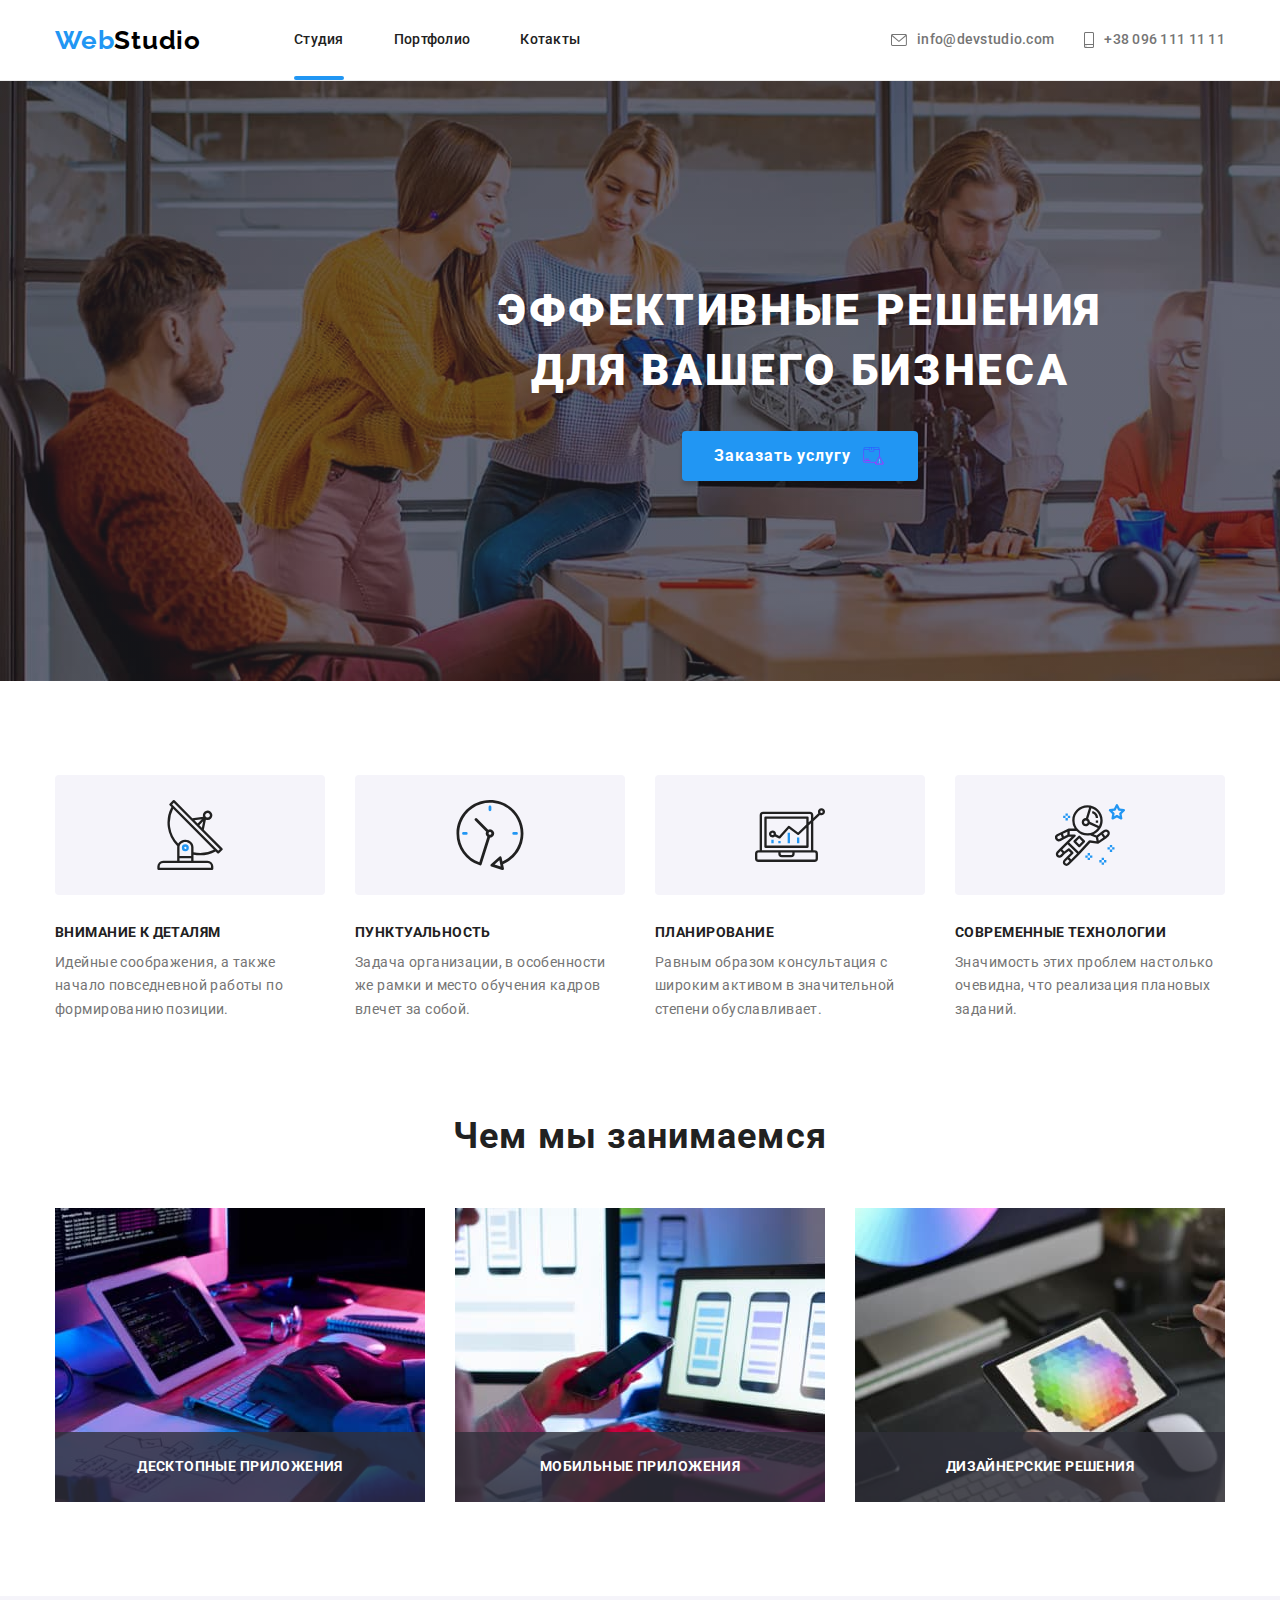
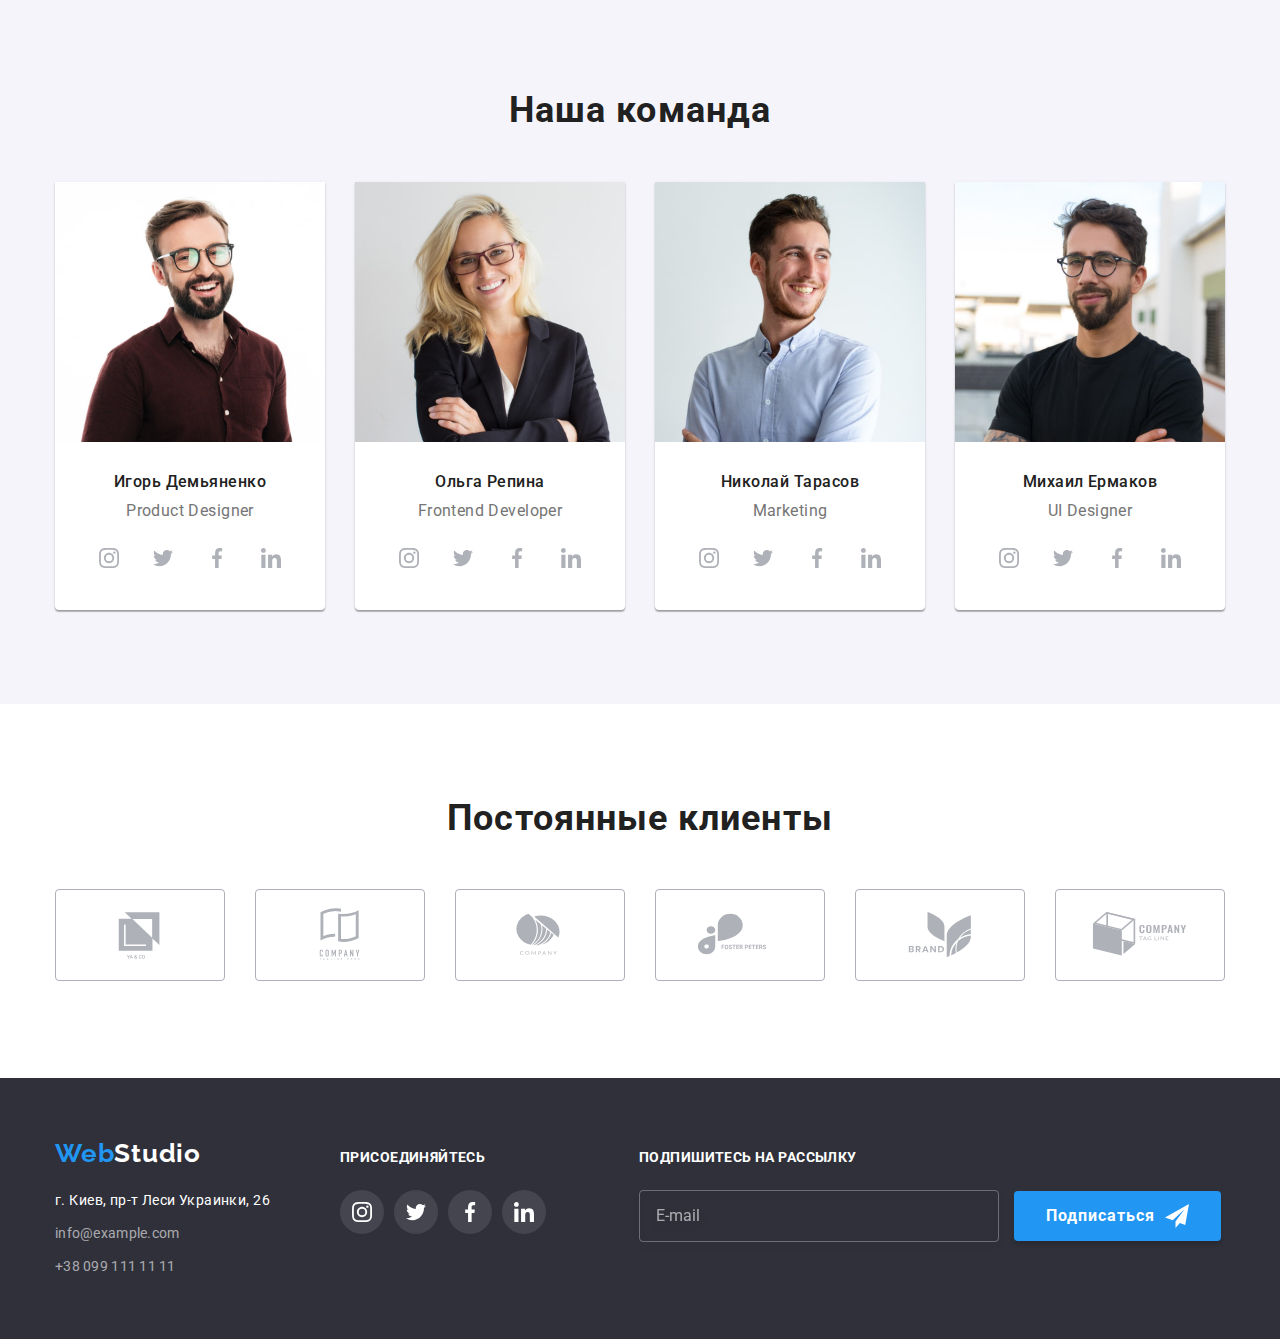
<file: index.html>
<!DOCTYPE html>
<html lang="ru">
    <head>
        <meta charset="UTF-8" />
        <meta http-equiv="X-UA-Compatible" content="IE=edge" />
        <meta name="viewport" content="width=device-width, initial-scale=1.0" />
        <title>Студия</title>
        <link
            href="https://fonts.googleapis.com/css2?family=Raleway:wght@700&family=Roboto:wght@400;500;700;900&display=swap"
            rel="stylesheet" />
        <link
            rel="stylesheet"
            href="https://cdnjs.cloudflare.com/ajax/libs/modern-normalize/1.1.0/modern-normalize.min.css" />
        <link rel="stylesheet" href="./css/main.min.css" />
    </head>
    <body>
        <!--! Header -->
        <header class="page-header page-header--fixed">
            <div class="container page-header__inner">
                <nav class="site-nav">
                    <!-- logo -->
                    <a href="#" class="logo logo--dark site-nav__logo"><span>Web</span>Studio</a>

                    <!-- site-nav -->
                    <ul class="site-nav__list list">
                        <li class="site-nav__item">
                            <a
                                href="./main.html"
                                class="site-nav__link site-nav__link--active">
								Студия
							</a>
                        </li>
                        <li class="site-nav__item">
                            <a href="./portfolio.html" class="site-nav__link">Портфолио</a>
                        </li>
                        <li class="site-nav__item">
                            <a href="#" class="site-nav__link">Котакты</a>
                        </li>
                    </ul>
                </nav>
                <ul class="contacts-list list">
                    <li class="contacts-list__item">
                        <a href="mailto:info@devstudio.com" class="contact-link">
                            <svg class="contact-link__icon contact-link__icon--start" width="16" height="12">
                                <use href="./images/icons/svg-sprite-optimized.svg#icon-mail"></use>
                            </svg>
                            info@devstudio.com
                        </a>
                    </li>
                    <li class="contacts-list__item">
                        <a href="tel:+380961111111" class="contact-link">
                            <svg class="contact-link__icon contact-link__icon--start" width="10" height="16">
                                <use
                                    href="./images/icons/svg-sprite-optimized.svg#icon-smartphone"></use>
                            </svg>
                            +38 096 111 11 11
                        </a>
                    </li>
                </ul>
            </div>
        </header>
        <main>
            <!--! Герой -->
            <section class="hero">
                <div class="container">
                    <h1 class="hero__title">
                        Эффективные решения <br />
                        для вашего бизнеса
                    </h1>
                    <button data-modal-open class="button hero__button">Заказать услугу</button>
                </div>
            </section>

            <!--! Особенности -->
            <section class="peculiarities section">
                <div class="container">
                    <h2 class="section-title visually-hidden">Особенности</h2>
                    <ul class="peculiarities__card-set grid list">
                        <li class="grid__item grid__item--columns-4">
                            <div class="peculiarities__thumb">
                                <svg class="peculiarities__icon">
                                    <use
                                        href="./images/icons/svg-sprite-optimized.svg#icon-antenna"></use>
                                </svg>
                            </div>
                            <h3 class="peculiarities__title">Внимание к деталям</h3>
                            <p class="peculiarities__text">
                                Идейные соображения, а также начало повседневной работы по
                                формированию позиции.
                            </p>
                        </li>
                        <li class="grid__item grid__item--columns-4">
                            <div class="peculiarities__thumb">
                                <svg class="peculiarities__icon">
                                    <use
                                        href="./images/icons/svg-sprite-optimized.svg#icon-clock"></use>
                                </svg>
                            </div>
                            <h3 class="peculiarities__title">Пунктуальность</h3>
                            <p class="peculiarities__text">
                                Задача организации, в особенности же рамки и место обучения кадров
                                влечет за собой.
                            </p>
                        </li>
                        <li class="grid__item grid__item--columns-4">
                            <div class="peculiarities__thumb">
                                <svg class="peculiarities__icon">
                                    <use
                                        href="./images/icons/svg-sprite-optimized.svg#icon-diagram"></use>
                                </svg>
                            </div>
                            <h3 class="peculiarities__title">Планирование</h3>
                            <p class="peculiarities__text">
                                Равным образом консультация с широким активом в значительной степени
                                обуславливает.
                            </p>
                        </li>
                        <li class="grid__item grid__item--columns-4">
                            <div class="peculiarities__thumb">
                                <svg class="peculiarities__icon">
                                    <use
                                        href="./images/icons/svg-sprite-optimized.svg#icon-astronaut"></use>
                                </svg>
                            </div>
                            <h3 class="peculiarities__title">Современные технологии</h3>
                            <p class="peculiarities__text">
                                Значимость этих проблем настолько очевидна, что реализация плановых
                                заданий.
                            </p>
                        </li>
                    </ul>
                </div>
            </section>

            <!--! Чем мы занимаемся -->
            <section class="activities section">
                <div class="container">
                    <h2 class="section-title activities__section-title">Чем мы занимаемся</h2>
                    <ul class="grid list">
                        <li class="grid__item grid__item--columns-3 activities__card">
                            <img src="./images/keyboard.jpg" alt="Руки на клавиатуре" width="370" />
                            <p class="activities__caption">Десктопные приложения</p>
                        </li>
                        <li class="grid__item grid__item--columns-3 activities__card">
                            <img src="./images/phone.jpg" alt="Телефон" width="370" />
                            <p class="activities__caption">Мобильные приложения</p>
                        </li>
                        <li class="grid__item grid__item--columns-3 activities__card">
                            <img src="./images/tablet.jpg" alt="Планшет" width="370" />
                            <p class="activities__caption">Дизайнерские решения</p>
                        </li>
                    </ul>
                </div>
            </section>

            <!--! Наша команда -->
            <section class="team section">
                <div class="container">
                    <h2 class="section-title team__section-title">Наша команда</h2>
                    <ul class="grid list">
                        <li class="team-member grid__item grid__item--columns-4">
                            <img
                                class="team-member__img"
                                alt="Игорь Демьяненко"
                                src="./images/ihor.jpg"
                                width="270" />
                            <div class="team-member__content">
                                <h3 class="team-member__name">Игорь Демьяненко</h3>
                                <p class="team-member__position">Product Designer</p>
                                <ul class="social-list list">
                                    <li class="social-list__item">
                                        <a href="" class="social-list__link" aria-label="Instagram">
                                            <svg class="social-list__icon">
                                                <use
                                                    href="./images/icons/svg-sprite-optimized.svg#icon-instagram"></use>
                                            </svg>
                                        </a>
                                    </li>
                                    <li class="social-list__item">
                                        <a href="" class="social-list__link" aria-label="Twitter">
                                            <svg class="social-list__icon">
                                                <use
                                                    href="./images/icons/svg-sprite-optimized.svg#icon-twitter"></use>
                                            </svg>
                                        </a>
                                    </li>
                                    <li class="social-list__item">
                                        <a href="" class="social-list__link" aria-label="Facebook">
                                            <svg class="social-list__icon">
                                                <use
                                                    href="./images/icons/svg-sprite-optimized.svg#icon-facebook"></use>
                                            </svg>
                                        </a>
                                    </li>
                                    <li class="social-list__item">
                                        <a href="" class="social-list__link" aria-label="Linkedin">
                                            <svg class="social-list__icon">
                                                <use
                                                    href="./images/icons/svg-sprite-optimized.svg#icon-linkedin"></use>
                                            </svg>
                                        </a>
                                    </li>
                                </ul>
                            </div>
                        </li>
                        <li class="team-member grid__item grid__item--columns-4">
                            <img
                                class="team-member__img"
                                src="./images/olga.jpg"
                                alt="Ольга Репина"
                                width="270" />
                            <div class="team-member__content">
                                <h3 class="team-member__name">Ольга Репина</h3>
                                <p class="team-member__position">Frontend Developer</p>
                                <ul class="social-list list">
                                    <li class="social-list__item">
                                        <a href="" class="social-list__link" aria-label="Instagram">
                                            <svg class="social-list__icon">
                                                <use
                                                    href="./images/icons/svg-sprite-optimized.svg#icon-instagram"></use>
                                            </svg>
                                        </a>
                                    </li>
                                    <li class="social-list__item">
                                        <a href="" class="social-list__link" aria-label="Twitter">
                                            <svg class="social-list__icon">
                                                <use
                                                    href="./images/icons/svg-sprite-optimized.svg#icon-twitter"></use>
                                            </svg>
                                        </a>
                                    </li>
                                    <li class="social-list__item">
                                        <a href="" class="social-list__link" aria-label="Facebook">
                                            <svg class="social-list__icon">
                                                <use
                                                    href="./images/icons/svg-sprite-optimized.svg#icon-facebook"></use>
                                            </svg>
                                        </a>
                                    </li>
                                    <li class="social-list__item">
                                        <a href="" class="social-list__link" aria-label="Linkedin">
                                            <svg class="social-list__icon">
                                                <use
                                                    href="./images/icons/svg-sprite-optimized.svg#icon-linkedin"></use>
                                            </svg>
                                        </a>
                                    </li>
                                </ul>
                            </div>
                        </li>
                        <li class="team-member grid__item grid__item--columns-4">
                            <img
                                class="team-member__img"
                                src="./images/nikolay.jpg"
                                alt="Николай Тарасов"
                                width="270" />
                            <div class="team-member__content">
                                <h3 class="team-member__name">Николай Тарасов</h3>
                                <p class="team-member__position">Marketing</p>
                                <ul class="social-list list">
                                    <li class="social-list__item">
                                        <a href="" class="social-list__link" aria-label="Instagram">
                                            <svg class="social-list__icon">
                                                <use
                                                    href="./images/icons/svg-sprite-optimized.svg#icon-instagram"></use>
                                            </svg>
                                        </a>
                                    </li>
                                    <li class="social-list__item">
                                        <a href="" class="social-list__link" aria-label="Twitter">
                                            <svg class="social-list__icon">
                                                <use
                                                    href="./images/icons/svg-sprite-optimized.svg#icon-twitter"></use>
                                            </svg>
                                        </a>
                                    </li>
                                    <li class="social-list__item">
                                        <a href="" class="social-list__link" aria-label="Facebook">
                                            <svg class="social-list__icon">
                                                <use
                                                    href="./images/icons/svg-sprite-optimized.svg#icon-facebook"></use>
                                            </svg>
                                        </a>
                                    </li>
                                    <li class="social-list__item">
                                        <a href="" class="social-list__link" aria-label="Linkedin">
                                            <svg class="social-list__icon">
                                                <use
                                                    href="./images/icons/svg-sprite-optimized.svg#icon-linkedin"></use>
                                            </svg>
                                        </a>
                                    </li>
                                </ul>
                            </div>
                        </li>
                        <li class="team-member grid__item grid__item--columns-4">
                            <img
                                class="team-member__img"
                                src="./images/mihail.jpg"
                                alt="Михаил Ермаков"
                                width="270" />
                            <div class="team-member__content">
                                <h3 class="team-member__name">Михаил Ермаков</h3>
                                <p class="team-member__position">UI Designer</p>
                                <ul class="social-list list">
                                    <li class="social-list__item">
                                        <a href="" class="social-list__link" aria-label="Instagram">
                                            <svg class="social-list__icon">
                                                <use
                                                    href="./images/icons/svg-sprite-optimized.svg#icon-instagram"></use>
                                            </svg>
                                        </a>
                                    </li>
                                    <li class="social-list__item">
                                        <a href="" class="social-list__link" aria-label="Twitter">
                                            <svg class="social-list__icon">
                                                <use
                                                    href="./images/icons/svg-sprite-optimized.svg#icon-twitter"></use>
                                            </svg>
                                        </a>
                                    </li>
                                    <li class="social-list__item">
                                        <a href="" class="social-list__link" aria-label="Facebook">
                                            <svg class="social-list__icon">
                                                <use
                                                    href="./images/icons/svg-sprite-optimized.svg#icon-facebook"></use>
                                            </svg>
                                        </a>
                                    </li>
                                    <li class="social-list__item">
                                        <a href="" class="social-list__link" aria-label="Linkedin">
                                            <svg class="social-list__icon">
                                                <use
                                                    href="./images/icons/svg-sprite-optimized.svg#icon-linkedin"></use>
                                            </svg>
                                        </a>
                                    </li>
                                </ul>
                            </div>
                        </li>
                    </ul>
                </div>
            </section>

            <!--! Постоянные клиенты -->
            <section class="clients section">
                <div class="container">
                    <h2 class="section-title clients__section-title">Постоянные клиенты</h2>
                    <ul class="clients-list grid list">
                        <li class="clients-list__item">
                            <a href="" class="clients-list__link">
                                <svg class="clients-list__icon">
                                    <use
                                        href="./images/icons/svg-sprite-optimized.svg#icon-client-1"></use>
                                </svg>
                            </a>
                        </li>
                        <li class="clients-list__item">
                            <a href="" class="clients-list__link">
                                <svg class="clients-list__icon">
                                    <use
                                        href="./images/icons/svg-sprite-optimized.svg#icon-client-2"></use>
                                </svg>
                            </a>
                        </li>
                        <li class="clients-list__item">
                            <a href="" class="clients-list__link">
                                <svg class="clients-list__icon">
                                    <use
                                        href="./images/icons/svg-sprite-optimized.svg#icon-client-3"></use>
                                </svg>
                            </a>
                        </li>
                        <li class="clients-list__item">
                            <a href="" class="clients-list__link">
                                <svg class="clients-list__icon">
                                    <use
                                        href="./images/icons/svg-sprite-optimized.svg#icon-client-4"></use>
                                </svg>
                            </a>
                        </li>
                        <li class="clients-list__item">
                            <a href="" class="clients-list__link">
                                <svg class="clients-list__icon">
                                    <use
                                        href="./images/icons/svg-sprite-optimized.svg#icon-client-5"></use>
                                </svg>
                            </a>
                        </li>
                        <li class="clients-list__item">
                            <a href="" class="clients-list__link">
                                <svg class="clients-list__icon">
                                    <use
                                        href="./images/icons/svg-sprite-optimized.svg#icon-client-6"></use>
                                </svg>
                            </a>
                        </li>
                    </ul>
                </div>
            </section>
        </main>

        <!--! FOOTER -->
        <footer class="page-footer">
            <div class="container page-footer__row">
                <!-- Contacts -->
                <div class="page-footer__contacts">
                    <a href="#" class="logo logo--light page-footer__logo"
                        ><span>Web</span>Studio</a
                    >
                    <ul class="address-list list">
                        <li class="address-list__item">
                            <span class="address-list__dislocation"
                                >г. Киев, пр-т Леси Украинки, 26</span
                            >
                        </li>
                        <li class="address-list__item">
                            <a
                                href="mailto:info@example.com"
                                class="contact-link page-footer__contact-link link">
                                info@example.com
                            </a>
                        </li>
                        <li class="address-list__item">
                            <a
                                href="tel:+380991111111"
                                class="contact-link page-footer__contact-link link"
                                >+38 099 111 11 11</a
                            >
                        </li>
                    </ul>
                </div>

                <!-- Follow us -->
                <div class="follow-us">
                    <b class="action page-footer__action">присоединяйтесь</b>
                    <ul class="social-list list">
                        <li class="social-list__item">
                            <a
                                href=""
                                class="social-list__link social-list__link--gray-bg"
                                aria-label="Instagram">
                                <svg class="social-list__icon social-list__icon--white">
                                    <use
                                        href="./images/icons/svg-sprite-optimized.svg#icon-instagram"></use>
                                </svg>
                            </a>
                        </li>
                        <li class="social-list__item">
                            <a
                                href=""
                                class="social-list__link social-list__link--gray-bg"
                                aria-label="Twitter">
                                <svg class="social-list__icon social-list__icon--white">
                                    <use
                                        href="./images/icons/svg-sprite-optimized.svg#icon-twitter"></use>
                                </svg>
                            </a>
                        </li>
                        <li class="social-list__item">
                            <a
                                href=""
                                class="social-list__link social-list__link--gray-bg"
                                aria-label="Facebook">
                                <svg class="social-list__icon social-list__icon--white">
                                    <use
                                        href="./images/icons/svg-sprite-optimized.svg#icon-facebook"></use>
                                </svg>
                            </a>
                        </li>
                        <li class="social-list__item">
                            <a
                                href=""
                                class="social-list__link social-list__link--gray-bg"
                                aria-label="Linkedin">
                                <svg class="social-list__icon social-list__icon--white">
                                    <use
                                        href="./images/icons/svg-sprite-optimized.svg#icon-linkedin"></use>
                                </svg>
                            </a>
                        </li>
                    </ul>
                </div>

                <!-- Newsletter -->
                <form class="newsletter-form" name="newsletter_form">
                    <div
                        class="newsletter-form__group"
                        role="group"
                        aria-labelledby="newsletter-group-title">
                        <b class="action page-footer__action" id="newsletter-group-title">
                            Подпишитесь на рассылку
                        </b>
                        <!-- Email -->
                        <input
                            class="newsletter-form__input"
                            type="email"
                            name="mail"
                            placeholder="E-mail" />
                        <!-- Подписаться -->
                        <button class="button newsletter-form__button" type="submit">
                            Подписаться
                            <svg class="button__icon button__icon--end" width="24" height="24">
                                <use href="./images/icons/svg-sprite-optimized.svg#icon-send"></use>
                            </svg>
                        </button>
                    </div>
                </form>
            </div>
        </footer>
		
        <!--! Modal -->
        <div data-modal class="backdrop backdrop--hidden">
            <div class="modal">
                <button data-modal-close class="close-btn">
                    <svg class="close-btn__icon">
                        <use href="./images/icons/svg-sprite-optimized.svg#icon-close"></use>
                    </svg>
                </button>

                <!-- Form -->
                <form class="modal-form" name="order_form" autocomplete="on">
                    <p class="modal-form__heading">Оставьте свои данные, мы вам перезвоним</p>
                    <!-- Имя -->
                    <label class="modal-form__field">
                        <span class="modal-form__label">Имя</span>
                        <div class="modal-form__area">
                            <input
                                class="modal-form__input"
                                type="text"
                                name="name"
                                autocomplete="name"
                                required />
                            <svg class="modal-form__icon">
                                <use
                                    href="./images/icons/svg-sprite-optimized.svg#icon-person"></use>
                            </svg>
                        </div>
                    </label>
                    <!-- Телефон -->
                    <label class="modal-form__field">
                        <span class="modal-form__label">Телефон</span>
                        <div class="modal-form__area">
                            <input class="modal-form__input" type="tel" name="tel" required />
                            <svg class="modal-form__icon">
                                <use
                                    href="./images/icons/svg-sprite-optimized.svg#icon-phone"></use>
                            </svg>
                        </div>
                    </label>
                    <!-- Почта-->
                    <label class="modal-form__field">
                        <span class="modal-form__label">Почта</span>
                        <div class="modal-form__area">
                            <input class="modal-form__input" type="email" name="mail" />
                            <svg class="modal-form__icon">
                                <use
                                    href="./images/icons/svg-sprite-optimized.svg#icon-form-email"></use>
                            </svg>
                        </div>
                    </label>
                    <!-- Комментарий -->
                    <label class="modal-form__field">
                        <span class="modal-form__label">Комментарий</span>
                        <textarea
                            class="modal-form__comment"
                            name="comment"
                            placeholder="Введите текст"
                            maxlength="600"></textarea>
                    </label>
                    <!-- Условия договора -->
                    <label class="policy">
                        <input class="policy__checkbox" type="checkbox" name="policy" required />
                        <svg class="policy__icon">
                            <use href="./images/icons/svg-sprite-optimized.svg#icon-check"></use>
                        </svg>
                        <span class="policy__label">
                            Соглашаюсь с рассылкой и принимаю
                            <a href="" class="policy__link">Условия договора</a>
                        </span>
                    </label>
                    <!-- Отправить -->
                    <button class="button modal-form__button" type="submit">Отправить</button>
                </form>
            </div>
        </div>

        <script src="./js/modal.js"></script>
		<script src="./js/header-fixed.js"></script>
    </body>
</html>
</file>
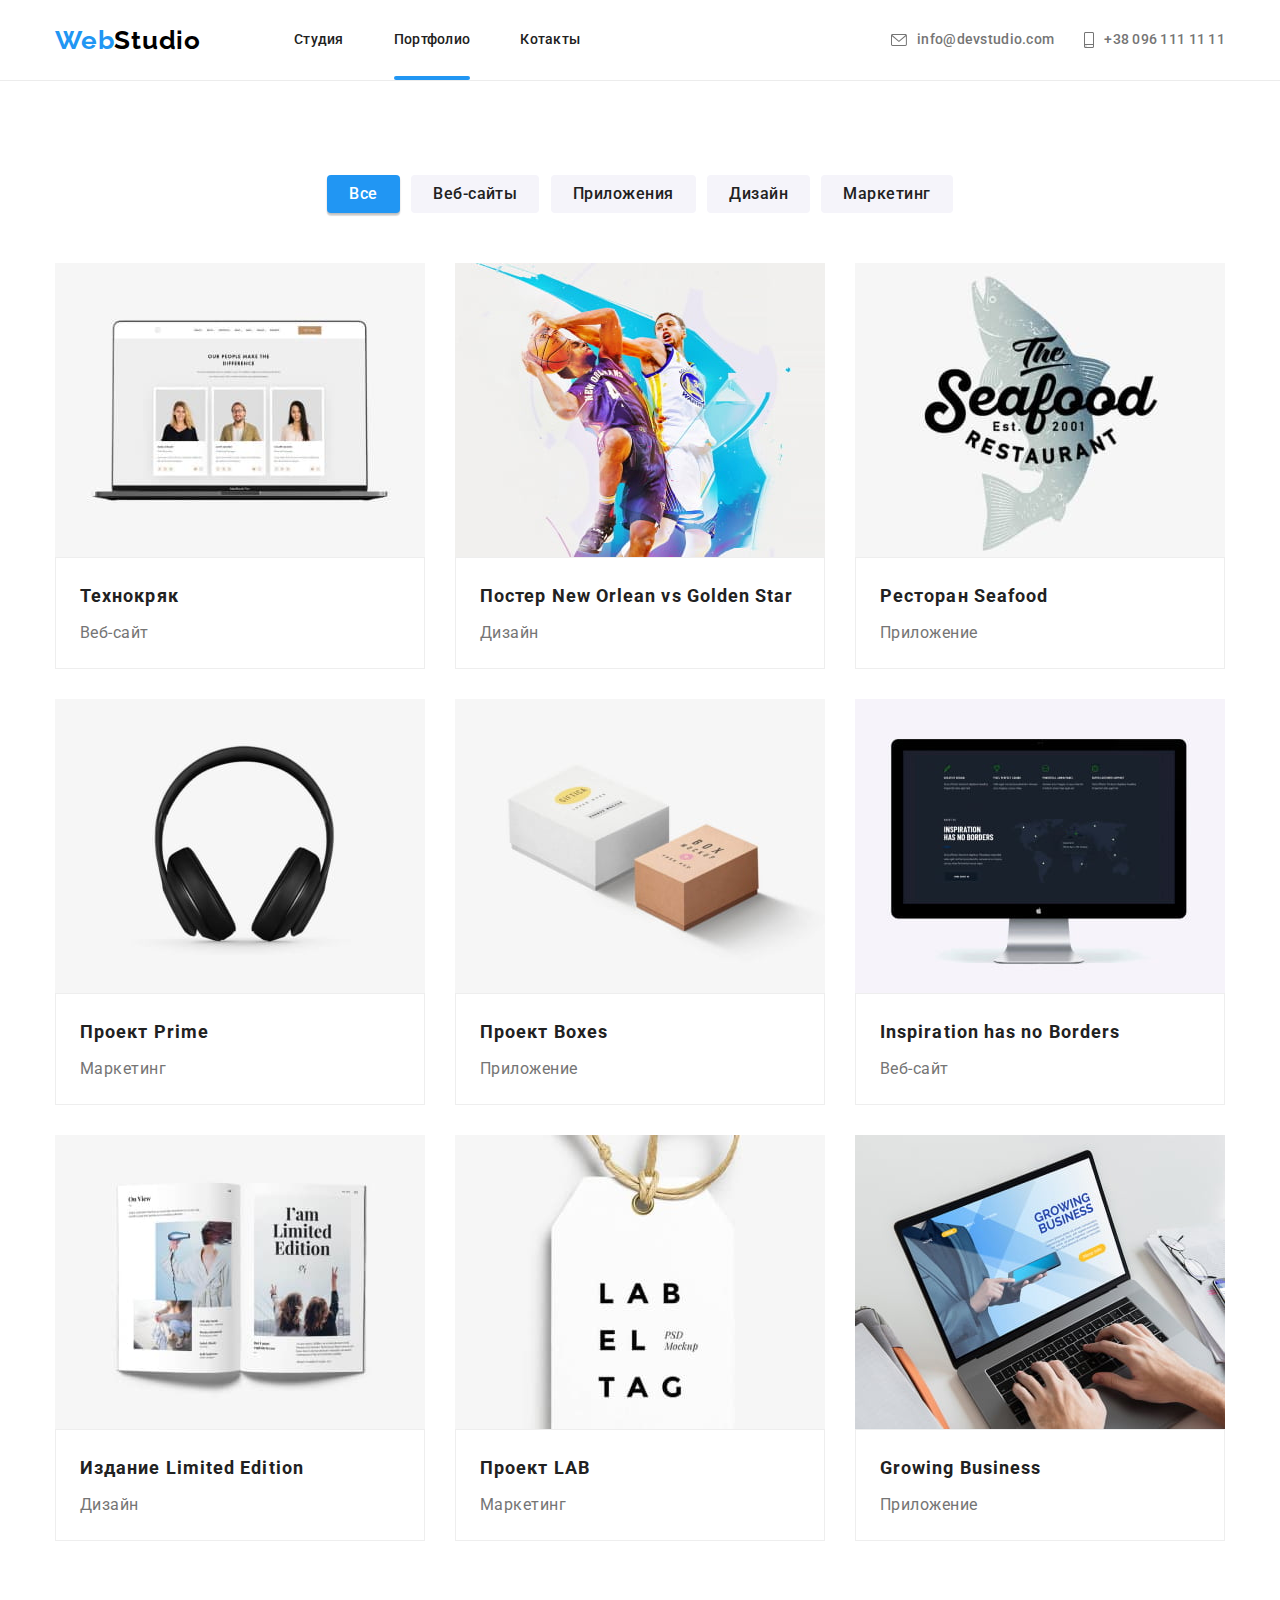
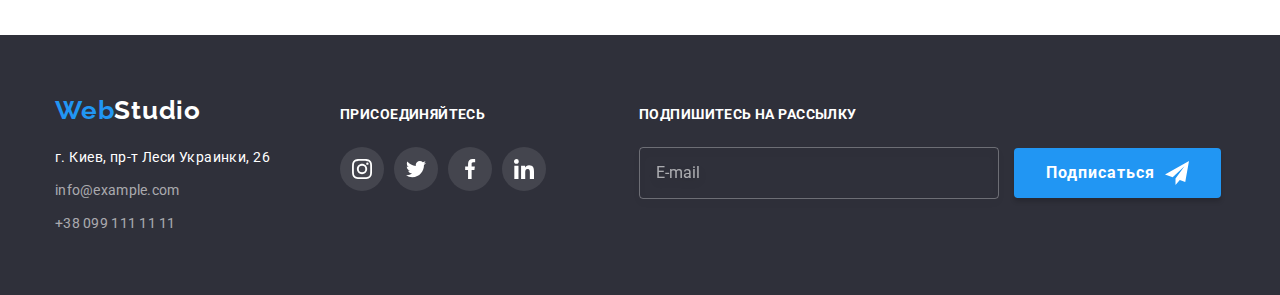
<file: portfolio.html>
<!DOCTYPE html>
<html lang="ru">
    <head>
        <meta charset="UTF-8" />
        <meta http-equiv="X-UA-Compatible" content="IE=edge" />
        <meta name="viewport" content="width=device-width, initial-scale=1.0" />
        <title>Портфолио</title>
        <link
            href="https://fonts.googleapis.com/css2?family=Raleway:wght@700&family=Roboto:wght@400;500;700;900&display=swap"
            rel="stylesheet" />
        <link
            rel="stylesheet"
            href="https://cdnjs.cloudflare.com/ajax/libs/modern-normalize/1.1.0/modern-normalize.min.css" />
        <link rel="stylesheet" href="./css/portfolio.min.css" />
    </head>
    <body>
        <!--! HEADER -->
        <header class="page-header page-header--fixed">
            <div class="container page-header__inner">
                <nav class="site-nav">
                    <!-- logo -->
                    <a href="" class="logo logo--dark site-nav__logo"><span>Web</span>Studio</a>

                    <!-- site-nav -->
                    <ul class="site-nav__list list">
                        <li class="site-nav__item">
                            <a href="./index.html" class="site-nav__link"> Студия </a>
                        </li>
                        <li class="site-nav__item">
                            <a href="./portfolio.html" class="site-nav__link site-nav__link--active"
                                >Портфолио</a
                            >
                        </li>
                        <li class="site-nav__item">
                            <a href="" class="site-nav__link">Котакты</a>
                        </li>
                    </ul>
                </nav>
                <ul class="contacts-list list">
                    <li class="contacts-list__item">
                        <a href="mailto:info@devstudio.com" class="contact-link">
                            <svg
                                class="contact-link__icon contact-link__icon--start"
                                width="16"
                                height="12">
                                <use href="./images/icons/svg-sprite-optimized.svg#icon-mail"></use>
                            </svg>
                            info@devstudio.com
                        </a>
                    </li>
                    <li class="contacts-list__item">
                        <a href="tel:+380961111111" class="contact-link">
                            <svg
                                class="contact-link__icon contact-link__icon--start"
                                width="10"
                                height="16">
                                <use
                                    href="./images/icons/svg-sprite-optimized.svg#icon-smartphone"></use>
                            </svg>
                            +38 096 111 11 11
                        </a>
                    </li>
                </ul>
            </div>
        </header>

        <main>
            <!--! portfolio -->
            <section class="portfolio section">
                <div class="container">
                    <h1 class="section-title visually-hidden">Примеры работ</h1>
                    <!-- Кнопки-фильтры -->
                    <!-- <div class="filter">
                        <button type="radio" class="filter__radio-button">Все</button>
                        <button type="radio" class="filter__radio-button">Веб-сайты</button>
                        <button type="radio" class="filter__radio-button">Приложения</button>
                        <button type="radio" class="filter__radio-button">Дизайн</button>
                        <button type="radio" class="filter__radio-button">Маркетинг</button>
                    </div> -->
                    <div class="filter portfolio__filter">
                        <label class="filter__field">
                            <input
                                class="filter__input"
                                type="radio"
                                name="radio-btn"
                                value="all"
                                checked />
                            <span class="filter__label">Все</span>
                        </label>
                        <label class="filter__field">
                            <input
                                class="filter__input"
                                type="radio"
                                name="radio-btn"
                                value="web-sites" />
                            <span class="filter__label">Веб-сайты</span>
                        </label>
                        <label class="filter__field">
                            <input
                                class="filter__input"
                                type="radio"
                                name="radio-btn"
                                value="apps" />
                            <span class="filter__label">Приложения</span>
                        </label>
                        <label class="filter__field">
                            <input
                                class="filter__input"
                                type="radio"
                                name="radio-btn"
                                value="design" />
                            <span class="filter__label">Дизайн</span>
                        </label>
                        <label class="filter__field">
                            <input
                                class="filter__input"
                                type="radio"
                                name="radio-btn"
                                value="marketing" />
                            <span class="filter__label">Маркетинг</span>
                        </label>
                    </div>
                    <!-- Примеры работ -->
                    <ul class="grid list">
                        <li class="grid__item grid__item--columns-3">
                            <article class="product">
                                <a href="" class="product__link">
                                    <div class="product__thumb">
                                        <img
                                            src="./images/techcrack.jpg"
                                            alt="Технокряк Веб-сайт"
                                            width="370" />
                                        <div class="product__overlay">
                                            <p class="product__descr">
                                                Ресурс предлагает комплексные предложения с разным
                                                уровнем функционала и сервисов. Все это позволит
                                                посетителю получить исчерпывающие сведения о
                                                компании или частном лице лице лице лице лице лице
                                                лице лицелице лице лице лице лице лице лице лице
                                                лице лице лице лице лице лицелицелицелицелицелице
                                                лице лице лице лице лицеv лице.
                                            </p>
                                        </div>
                                    </div>
                                    <div class="product__meta">
                                        <h2 class="product__name">Технокряк</h2>
                                        <p class="product__category">Веб-сайт</p>
                                    </div>
                                </a>
                            </article>
                        </li>
                        <li class="grid__item grid__item--columns-3">
                            <article class="product">
                                <a href="" class="product__link">
                                    <div class="product__thumb">
                                        <img
                                            src="./images/basketball.jpg"
                                            alt="Постер New Orlean vs Golden Star"
                                            width="370" />
                                        <div class="product__overlay">
                                            <p class="product__descr">
                                                Lorem ipsum dolor sit amet.
                                            </p>
                                        </div>
                                    </div>
                                    <div class="product__meta">
                                        <h2 class="product__name">
                                            Постер New Orlean vs Golden Star
                                        </h2>
                                        <p class="product__category">Дизайн</p>
                                    </div>
                                </a>
                            </article>
                        </li>
                        <li class="grid__item grid__item--columns-3">
                            <article class="product">
                                <a href="" class="product__link">
                                    <div class="product__thumb">
                                        <img
                                            src="./images/seafood.jpg"
                                            alt="Ресторан Seafood"
                                            width="370" />
                                        <div class="product__overlay">
                                            <p class="product__descr">
                                                Lorem ipsum dolor sit amet, consectetur adipisicing
                                                elit. Deleniti repellendus quisquam qui dolorum
                                                veniam. Quae harum reiciendis culpa iusto impedit
                                                exercitationem architecto recusandae itaque maiores
                                                ad, tempore aliquam. Asperiores, excepturi.
                                            </p>
                                        </div>
                                    </div>
                                    <div class="product__meta">
                                        <h2 class="product__name">Ресторан Seafood</h2>
                                        <p class="product__category">Приложение</p>
                                    </div>
                                </a>
                            </article>
                        </li>
                        <li class="grid__item grid__item--columns-3">
                            <article class="product">
                                <a href="" class="product__link">
                                    <div class="product__thumb">
                                        <img
                                            src="./images/headphones.jpg"
                                            alt="Проект Prime"
                                            width="370" />
                                        <div class="product__overlay">
                                            <p class="product__descr">
                                                Lorem ipsum dolor sit amet consectetur adipisicing
                                                elit. Nulla ea illum molestiae autem natus
                                                consequatur doloribus explicabo, tempore dolor quo
                                                alias, sunt veniam aliquid mollitia ipsam excepturi
                                                aliquam labore magni vero. Itaque dignissimos quasi
                                                temporibus ad. Nobis saepe, voluptatum neque iusto,
                                                necessitatibus asperiores aliquam eum maxime ipsum
                                                eaque eos, quae expedita commodi dolorum?
                                                Exercitationem non quibusdam officiis quas
                                                reiciendis quaerat, necessitatibus perferendis cum
                                                modi aspernatur dicta nobis explicabo ipsa placeat
                                                ea consectetur eveniet quisquam provident fuga amet
                                                ut neque obcaecati itaque nesciunt. Tempora minima
                                                atque quae eum optio nostrum? Placeat mollitia
                                                perspiciatis ipsum minima quasi nemo vero ducimus
                                                harum facilis.
                                            </p>
                                        </div>
                                    </div>
                                    <div class="product__meta">
                                        <h2 class="product__name">Проект Prime</h2>
                                        <p class="product__category">Маркетинг</p>
                                    </div>
                                </a>
                            </article>
                        </li>
                        <li class="grid__item grid__item--columns-3">
                            <article class="product">
                                <a href="" class="product__link">
                                    <div class="product__thumb">
                                        <img
                                            src="./images/boxes.jpg"
                                            alt="Проект Boxes"
                                            width="370" />
                                        <div class="product__overlay">
                                            <p class="product__descr">
                                                Lorem ipsum, dolor sit amet consectetur adipisicing
                                                elit. Ad aut non, suscipit quas animi eius.
                                            </p>
                                        </div>
                                    </div>
                                    <div class="product__meta">
                                        <h2 class="product__name">Проект Boxes</h2>
                                        <p class="product__category">Приложение</p>
                                    </div>
                                </a>
                            </article>
                        </li>
                        <li class="grid__item grid__item--columns-3">
                            <article class="product">
                                <a href="" class="product__link">
                                    <div class="product__thumb">
                                        <img
                                            src="./images/inspiration.jpg"
                                            alt="Inspiration has no Borders web-site"
                                            width="370" />
                                        <div class="product__overlay">
                                            <p class="product__descr">Lorem, ipsum.</p>
                                        </div>
                                    </div>
                                    <div class="product__meta">
                                        <h2 class="product__name">Inspiration has no Borders</h2>
                                        <p class="product__category">Веб-сайт</p>
                                    </div>
                                </a>
                            </article>
                        </li>
                        <li class="grid__item grid__item--columns-3">
                            <article class="product">
                                <a href="" class="product__link">
                                    <div class="product__thumb">
                                        <img
                                            src="./images/limitededition.jpg"
                                            alt="Издание Limited Edition"
                                            width="370" />
                                        <div class="product__overlay">
                                            <p class="product__descr">
                                                Lorem ipsum dolor sit amet consectetur adipisicing
                                                elit. Placeat neque culpa itaque molestias
                                                reiciendis dicta, quos sunt, voluptates minima,
                                                molestiae saepe nobis inventore. Mollitia assumenda
                                                accusantium vitae minus saepe, ea nobis at delectus
                                                dicta quis temporibus dolore eligendi, similique
                                                soluta fugiat ut voluptas laborum tempore modi
                                                neque? Enim, repellendus totam.
                                            </p>
                                        </div>
                                    </div>
                                    <div class="product__meta">
                                        <h2 class="product__name">Издание Limited Edition</h2>
                                        <p class="product__category">Дизайн</p>
                                    </div>
                                </a>
                            </article>
                        </li>
                        <li class="grid__item grid__item--columns-3">
                            <article class="product">
                                <a href="" class="product__link">
                                    <div class="product__thumb">
                                        <img src="./images/lab.jpg" alt="Проект LAB" width="370" />
                                        <div class="product__overlay">
                                            <p class="product__descr">
                                                Lorem ipsum dolor sit amet consectetur adipisicing
                                                elit. Dignissimos autem soluta sapiente aut delectus
                                                asperiores, molestias ad? Maiores, quidem nostrum
                                                obcaecati dicta accusamus distinctio eaque,
                                                similique corporis velit laboriosam quae, numquam
                                                beatae natus officiis porro! Voluptatibus sapiente
                                                itaque autem, aliquid consectetur a dolor iste culpa
                                                quis veritatis. Exercitationem rem, officiis tenetur
                                                possimus earum quaerat ipsam? Placeat recusandae
                                                nemo vel quasi voluptatibus necessitatibus esse
                                                eligendi animi, facilis impedit enim minima
                                                obcaecati velit doloribus quam porro quae tempore
                                                fugiat doloremque maxime. Tenetur autem voluptate
                                                pariatur et alias doloribus soluta, saepe illo
                                                debitis ut eos, id porro placeat praesentium,
                                                maiores nulla repudiandae officiis quibusdam. Magni
                                                vero maxime voluptates reprehenderit odit adipisci
                                                harum delectus eum repellendus quasi nihil autem,
                                                repellat iste sint voluptate ea!
                                            </p>
                                        </div>
                                    </div>
                                    <div class="product__meta">
                                        <h2 class="product__name">Проект LAB</h2>
                                        <p class="product__category">Маркетинг</p>
                                    </div>
                                </a>
                            </article>
                        </li>
                        <li class="grid__item grid__item--columns-3">
                            <article class="product">
                                <a href="" class="product__link">
                                    <div class="product__thumb">
                                        <img
                                            src="./images/growingbusiness.jpg"
                                            alt="Growing Business"
                                            width="370" />
                                        <div class="product__overlay">
                                            <p class="product__descr">
                                                Lorem ipsum dolor sit amet consectetur adipisicing
                                                elit. Ad vitae itaque est laudantium quis quo ab
                                                sequi ipsa maiores adipisci.
                                            </p>
                                        </div>
                                    </div>
                                    <div class="product__meta">
                                        <h2 class="product__name">Growing Business</h2>
                                        <p class="product__category">Приложение</p>
                                    </div>
                                </a>
                            </article>
                        </li>
                    </ul>
                </div>
            </section>
        </main>

        <!--! FOOTER -->
        <footer class="page-footer">
            <div class="container page-footer__row">
                <!-- Contacts -->
                <div class="page-footer__contacts">
                    <a href="" class="logo logo--light page-footer__logo"
                        ><span>Web</span>Studio</a
                    >
                    <ul class="address-list list">
                        <li class="address-list__item">
                            <span class="address-list__dislocation"
                                >г. Киев, пр-т Леси Украинки, 26</span
                            >
                        </li>
                        <li class="address-list__item">
                            <a
                                href="mailto:info@example.com"
                                class="contact-link page-footer__contact-link link">
                                info@example.com
                            </a>
                        </li>
                        <li class="address-list__item">
                            <a
                                href="tel:+380991111111"
                                class="contact-link page-footer__contact-link link"
                                >+38 099 111 11 11</a
                            >
                        </li>
                    </ul>
                </div>

                <!-- Follow us -->
                <div class="follow-us">
                    <b class="action page-footer__action">присоединяйтесь</b>
                    <ul class="social-list list">
                        <li class="social-list__item">
                            <a
                                href=""
                                class="social-list__link social-list__link--gray-bg"
                                aria-label="Instagram">
                                <svg class="social-list__icon social-list__icon--white">
                                    <use
                                        href="./images/icons/svg-sprite-optimized.svg#icon-instagram"></use>
                                </svg>
                            </a>
                        </li>
                        <li class="social-list__item">
                            <a
                                href=""
                                class="social-list__link social-list__link--gray-bg"
                                aria-label="Twitter">
                                <svg class="social-list__icon social-list__icon--white">
                                    <use
                                        href="./images/icons/svg-sprite-optimized.svg#icon-twitter"></use>
                                </svg>
                            </a>
                        </li>
                        <li class="social-list__item">
                            <a
                                href=""
                                class="social-list__link social-list__link--gray-bg"
                                aria-label="Facebook">
                                <svg class="social-list__icon social-list__icon--white">
                                    <use
                                        href="./images/icons/svg-sprite-optimized.svg#icon-facebook"></use>
                                </svg>
                            </a>
                        </li>
                        <li class="social-list__item">
                            <a
                                href=""
                                class="social-list__link social-list__link--gray-bg"
                                aria-label="Linkedin">
                                <svg class="social-list__icon social-list__icon--white">
                                    <use
                                        href="./images/icons/svg-sprite-optimized.svg#icon-linkedin"></use>
                                </svg>
                            </a>
                        </li>
                    </ul>
                </div>

                <!-- Newsletter -->
                <form class="newsletter-form" name="newsletter_form">
                    <div
                        class="newsletter-form__group"
                        role="group"
                        aria-labelledby="newsletter-group-title">
                        <b class="action page-footer__action" id="newsletter-group-title">
                            Подпишитесь на рассылку
                        </b>
                        <!-- Email -->
                        <input
                            class="newsletter-form__input"
                            type="email"
                            name="mail"
                            placeholder="E-mail" />
                        <!-- Подписаться -->
                        <button class="button newsletter-form__button" type="submit">
                            Подписаться
                            <svg class="button__icon button__icon--end" width="24" height="24">
                                <use href="./images/icons/svg-sprite-optimized.svg#icon-send"></use>
                            </svg>
                        </button>
                    </div>
                </form>
            </div>
        </footer>

        <script src="./js/header-fixed.js"></script>
    </body>
</html>
</file>
<file: css/main.min.css>
h1,h2,h3,h4,h5,h6{margin-top:0}p{margin:0}ul{margin:0;padding:0;list-style:none}a{text-decoration:none}img{display:block;max-width:100%;height:auto}.visually-hidden{position:absolute;width:1px;height:1px;margin:-1px;border:0;padding:0;clip:rect(0 0 0 0);overflow:hidden}.grid{display:-webkit-box;display:-ms-flexbox;display:flex;-webkit-box-pack:center;-ms-flex-pack:center;justify-content:center;-ms-flex-wrap:wrap;flex-wrap:wrap;gap:30px}.grid__item--columns-3{-ms-flex-preferred-size:calc((100% - 2 * 30px)/3);flex-basis:calc((100% - 2 * 30px)/3)}.grid__item--columns-4{-ms-flex-preferred-size:calc((100% - 3 * 30px)/4);flex-basis:calc((100% - 3 * 30px)/4)}body{background-color:#fff;color:#757575;font-family:"Roboto",sans-serif;font-weight:400;font-size:14px;line-height:1.14;letter-spacing:0.03em}.section{padding-top:94px;padding-bottom:94px}.container{width:1200px;margin:0 auto;padding:0 15px}.page-header{width:100%;background-color:#fff;border-bottom:1px solid #ececec}.page-header__inner{display:-webkit-box;display:-ms-flexbox;display:flex;-webkit-box-align:center;-ms-flex-align:center;align-items:center;-webkit-box-pack:justify;-ms-flex-pack:justify;justify-content:space-between}.page-header--fixed{position:fixed;top:0;left:0;z-index:2}.site-nav{display:-webkit-box;display:-ms-flexbox;display:flex;-webkit-box-align:center;-ms-flex-align:center;align-items:center}.site-nav__list{display:-webkit-box;display:-ms-flexbox;display:flex;-webkit-box-align:center;-ms-flex-align:center;align-items:center}.site-nav__item:not(:last-child){margin-right:50px}.site-nav__logo{margin-right:93px}.site-nav__link{position:relative;display:block;padding:32px 0;color:#212121;font-weight:500;font-size:14px;line-height:1.14;letter-spacing:0.02em;-webkit-transition:250ms cubic-bezier(0.4, 0, 0.2, 1);transition:250ms cubic-bezier(0.4, 0, 0.2, 1);-webkit-transition-property:color;transition-property:color}.site-nav__link:hover,.site-nav__link:focus{color:#2196f3}.site-nav__link--active::after{content:"";position:absolute;bottom:0;left:0;display:inline-block;width:100%;height:4px;background-color:#2196f3;border-radius:2px}.contacts-list{display:-webkit-box;display:-ms-flexbox;display:flex}.contacts-list__item:not(:last-child){margin-right:30px}.contact-link{display:-webkit-inline-box;display:-ms-inline-flexbox;display:inline-flex;-webkit-box-align:center;-ms-flex-align:center;align-items:center;padding:32px 0;color:#757575;font-weight:500;font-size:14px;line-height:1.14;letter-spacing:0.02em;-webkit-transition:250ms cubic-bezier(0.4, 0, 0.2, 1);transition:250ms cubic-bezier(0.4, 0, 0.2, 1);-webkit-transition-property:color;transition-property:color}.contact-link:hover,.contact-link:focus{color:#2196f3}.contact-link__icon{fill:currentColor}.contact-link__icon--start{margin-right:10px}.contact-link__icon--end{margin-left:10px}.logo{display:inline-block;font-family:"Raleway",sans-serif;font-weight:700;font-size:26px;line-height:1.19;letter-spacing:0.03em}.logo>span{color:#2196f3}.logo--dark{color:#000}.logo--light{color:#fff}.hero{width:1600px;margin-right:auto;margin-left:auto;padding-top:200px;padding-bottom:200px;text-align:center;background-color:#2f303a;background-image:-webkit-gradient(linear, left top, right top, from(rgba(47, 48, 58, 0.4)), to(rgba(47, 48, 58, 0.4))),url(../images/hero-bg.jpg);background-image:linear-gradient(to right, rgba(47, 48, 58, 0.4), rgba(47, 48, 58, 0.4)),url(../images/hero-bg.jpg);background-repeat:no-repeat;background-size:cover;background-position:center}.hero__title{margin-bottom:30px;color:#fff;text-align:center;text-transform:uppercase;font-weight:900;font-size:44px;line-height:1.36;letter-spacing:0.06em}.hero__button::after,.hero__button::before{content:"";display:inline-block;width:25px;height:25px;background-repeat:no-repeat;background-size:contain;background-position:center;-webkit-transition:250ms cubic-bezier(0.4, 0, 0.2, 1);transition:250ms cubic-bezier(0.4, 0, 0.2, 1);-webkit-transition-property:-webkit-transform;transition-property:-webkit-transform;transition-property:transform;transition-property:transform, -webkit-transform}.hero__button::after{margin-left:10px;background-image:url(../images/icons/order.png)}.hero__button::before{position:absolute;top:50%;right:32px;-webkit-transform:translateY(calc(-50% + 40px));transform:translateY(calc(-50% + 40px));background-image:url(../images/icons/order-ready.png)}.hero__button:hover::after,.hero__button:focus::after{-webkit-transform:translateY(-40px);transform:translateY(-40px)}.hero__button:hover::before,.hero__button:focus::before{-webkit-transform:translateY(-50%);transform:translateY(-50%)}.button{position:relative;overflow:hidden;display:-webkit-inline-box;display:-ms-inline-flexbox;display:inline-flex;-webkit-box-align:center;-ms-flex-align:center;align-items:center;padding:10px 32px;border-radius:4px;border:none;-webkit-box-shadow:0px 4px 4px rgba(0,0,0,.15);box-shadow:0px 4px 4px rgba(0,0,0,.15);color:#fff;background-color:#2196f3;cursor:pointer;font-weight:700;font-size:16px;line-height:1.88;letter-spacing:0.06em;-webkit-transition:250ms cubic-bezier(0.4, 0, 0.2, 1);transition:250ms cubic-bezier(0.4, 0, 0.2, 1);-webkit-transition-property:background-color;transition-property:background-color}.button:hover,.button:focus{background-color:#188ce8}.button__icon{fill:currentColor}.button__icon--start{margin-right:10px}.button__icon--end{margin-left:10px}.section-title{color:#212121;text-align:center;font-weight:700;font-size:36px;line-height:1.16;letter-spacing:0.03em}.peculiarities__thumb{display:-webkit-box;display:-ms-flexbox;display:flex;-webkit-box-align:center;-ms-flex-align:center;align-items:center;-webkit-box-pack:center;-ms-flex-pack:center;justify-content:center;height:120px;margin-bottom:30px;border-radius:4px;background-color:#f5f4fa}.peculiarities__icon{width:70px;height:70px}.peculiarities__title{margin-bottom:10px;color:#212121;font-weight:700;font-size:inherit;line-height:1.14;letter-spacing:0.03em;text-transform:uppercase}.peculiarities__text{line-height:1.7}.activities{padding-top:0}.activities__section-title{margin-bottom:50px}.activities__card{position:relative}.activities__caption{position:absolute;bottom:0;left:0;display:-webkit-box;display:-ms-flexbox;display:flex;-webkit-box-align:center;-ms-flex-align:center;align-items:center;-webkit-box-pack:center;-ms-flex-pack:center;justify-content:center;width:100%;min-height:70px;padding-top:5px;padding-bottom:5px;background-color:rgba(47,48,58,.8);color:#fff;text-align:center;text-transform:uppercase;font-weight:700}.team{background-color:#f5f4fa}.team__section-title{margin-bottom:50px}.team-member{border-bottom-right-radius:4px;border-bottom-left-radius:4px;background-color:#fff;-webkit-box-shadow:0px 1px 3px rgba(0,0,0,.12),0px 1px 1px rgba(0,0,0,.14),0px 2px 1px rgba(0,0,0,.2);box-shadow:0px 1px 3px rgba(0,0,0,.12),0px 1px 1px rgba(0,0,0,.14),0px 2px 1px rgba(0,0,0,.2)}.team-member__content{padding:30px 32px}.team-member__name{margin-bottom:10px;color:#212121;text-align:center;font-weight:500;font-size:16px;line-height:1.19;letter-spacing:0.03em}.team-member__position{margin-bottom:16px;text-align:center;font-size:16px;line-height:1.19}.social-list{display:-webkit-box;display:-ms-flexbox;display:flex;-webkit-box-align:center;-ms-flex-align:center;align-items:center;-webkit-box-pack:center;-ms-flex-pack:center;justify-content:center}.social-list__item:not(:last-child){margin-right:10px}.social-list__link{display:-webkit-inline-box;display:-ms-inline-flexbox;display:inline-flex;-webkit-box-align:center;-ms-flex-align:center;align-items:center;-webkit-box-pack:center;-ms-flex-pack:center;justify-content:center;width:44px;height:44px;border-radius:50%;color:#afb1b8;-webkit-transition:250ms cubic-bezier(0.4, 0, 0.2, 1);transition:250ms cubic-bezier(0.4, 0, 0.2, 1);-webkit-transition-property:color,background-color;transition-property:color,background-color}.social-list__link:hover,.social-list__link:focus{background-color:#2196f3;color:#fff}.social-list__link--gray-bg{background-color:rgba(255,255,255,.1)}.social-list__icon{width:20px;height:20px;fill:currentColor}.social-list__icon--white{color:#fff}.clients__section-title{margin-bottom:50px}.clients-list__icon{width:106px;height:90px;fill:currentColor}.clients-list__link{display:-webkit-inline-box;display:-ms-inline-flexbox;display:inline-flex;-webkit-box-align:center;-ms-flex-align:center;align-items:center;-webkit-box-pack:center;-ms-flex-pack:center;justify-content:center;width:170px;height:92px;border:1px solid #afb1b8;border-radius:4px;color:#afb1b8;-webkit-transition:250ms cubic-bezier(0.4, 0, 0.2, 1);transition:250ms cubic-bezier(0.4, 0, 0.2, 1);-webkit-transition-property:color,border-color;transition-property:color,border-color}.clients-list__link:hover,.clients-list__link:focus{color:#2196f3;border-color:#2196f3}.page-footer{padding-top:60px;padding-bottom:60px;background-color:#2f303a}.page-footer__row{display:-webkit-box;display:-ms-flexbox;display:flex;-webkit-box-align:baseline;-ms-flex-align:baseline;align-items:baseline}.page-footer__logo{margin-bottom:20px}.page-footer__contacts{margin-right:70px}.page-footer__contact-link{padding:0;color:rgba(255,255,255,.6);font-weight:400;line-height:1.7}.page-footer__action{margin-bottom:20px}.address-list{line-height:1.7}.address-list__item:not(:last-child){margin-bottom:9px}.address-list__dislocation{color:#fff}.follow-us{margin-right:93px}.action{display:block;color:#fff;text-transform:uppercase;line-height:1.7}.newsletter-form__input{width:360px;padding:15px 16px;margin-right:12px;-webkit-transition:250ms cubic-bezier(0.4, 0, 0.2, 1);transition:250ms cubic-bezier(0.4, 0, 0.2, 1);-webkit-transition-property:border-color;transition-property:border-color;border:1px solid rgba(255,255,255,.3);border-radius:4px;-webkit-filter:drop-shadow(0px 4px 4px rgba(0, 0, 0, 0.15));filter:drop-shadow(0px 4px 4px rgba(0, 0, 0, 0.15));outline:none;background-color:rgba(0,0,0,0);color:#fff;font-family:inherit;font-size:16px;line-height:1.25}.newsletter-form__input:focus,.newsletter-form__input:hover{border-color:#2196f3}.newsletter-form__input::-webkit-input-placeholder{color:rgba(255,255,255,.6)}.newsletter-form__input::-moz-placeholder{color:rgba(255,255,255,.6)}.newsletter-form__input:-ms-input-placeholder{color:rgba(255,255,255,.6)}.newsletter-form__input::-ms-input-placeholder{color:rgba(255,255,255,.6)}.newsletter-form__input::placeholder{color:rgba(255,255,255,.6)}.backdrop{position:fixed;top:0;left:0;z-index:5;width:100%;height:100%;opacity:1;background-color:rgba(0,0,0,.4);-webkit-transition:250ms cubic-bezier(0.4, 0, 0.2, 1);transition:250ms cubic-bezier(0.4, 0, 0.2, 1);-webkit-transition-property:opacity;transition-property:opacity}.backdrop--hidden{opacity:0;pointer-events:none}.backdrop--hidden .modal{-webkit-transform:translate(-50%, -50%) scale(0.9);transform:translate(-50%, -50%) scale(0.9)}.modal{position:absolute;top:50%;left:50%;-webkit-transform:translate(-50%, -50%) scale(1);transform:translate(-50%, -50%) scale(1);width:530px;padding:40px;border-radius:4px;background-color:#fff;-webkit-box-shadow:0px 1px 3px rgba(0,0,0,.12),0px 1px 1px rgba(0,0,0,.14),0px 2px 1px rgba(0,0,0,.2);box-shadow:0px 1px 3px rgba(0,0,0,.12),0px 1px 1px rgba(0,0,0,.14),0px 2px 1px rgba(0,0,0,.2);-webkit-transition:250ms cubic-bezier(0.4, 0, 0.2, 1);transition:250ms cubic-bezier(0.4, 0, 0.2, 1);-webkit-transition-property:-webkit-transform;transition-property:-webkit-transform;transition-property:transform;transition-property:transform, -webkit-transform}.close-btn{position:absolute;top:8px;right:8px;display:-webkit-inline-box;display:-ms-inline-flexbox;display:inline-flex;-webkit-box-align:center;-ms-flex-align:center;align-items:center;-webkit-box-pack:center;-ms-flex-pack:center;justify-content:center;width:30px;height:30px;border-radius:50%;cursor:pointer;background-color:#fff;color:#000;border:1px solid rgba(0,0,0,.4);-webkit-transition:250ms cubic-bezier(0.4, 0, 0.2, 1);transition:250ms cubic-bezier(0.4, 0, 0.2, 1);-webkit-transition-property:color;transition-property:color}.close-btn:hover{color:#2196f3}.close-btn__icon{fill:currentColor;width:11px;height:11px}.modal-form{display:-webkit-box;display:-ms-flexbox;display:flex;-webkit-box-align:center;-ms-flex-align:center;align-items:center;-webkit-box-orient:vertical;-webkit-box-direction:normal;-ms-flex-direction:column;flex-direction:column}.modal-form__heading{margin-bottom:12px;color:#212121;font-weight:700;font-size:20px;line-height:1.1;letter-spacing:0.03em;text-align:center}.modal-form__field{display:-webkit-inline-box;display:-ms-inline-flexbox;display:inline-flex;-webkit-box-orient:vertical;-webkit-box-direction:normal;-ms-flex-direction:column;flex-direction:column;width:100%}.modal-form__field+.modal-form__field{margin-top:10px}.modal-form__label{margin-bottom:4px;font-weight:400;font-size:12px;line-height:1.1;letter-spacing:0.01em}.modal-form__area{position:relative}.modal-form__input{width:100%;padding:12px 12px 12px 40px;border:1px solid rgba(33,33,33,.2);border-radius:4px;outline:none;font-family:inherit;-webkit-transition:250ms cubic-bezier(0.4, 0, 0.2, 1);transition:250ms cubic-bezier(0.4, 0, 0.2, 1);-webkit-transition-property:border-color;transition-property:border-color}.modal-form__input:hover,.modal-form__input:focus{border-color:#2196f3}.modal-form__icon{position:absolute;top:50%;left:12px;-webkit-transform:translateY(-50%);transform:translateY(-50%);width:18px;height:18px;fill:#212121;-webkit-transition:250ms cubic-bezier(0.4, 0, 0.2, 1);transition:250ms cubic-bezier(0.4, 0, 0.2, 1);-webkit-transition-property:fill;transition-property:fill}.modal-form__input:hover+.modal-form__icon,.modal-form__input:focus+.modal-form__icon{fill:#2196f3}.modal-form__comment{height:120px;padding:12px 16px;border:1px solid rgba(33,33,33,.2);border-radius:4px;resize:none;outline:none;font-family:inherit;-webkit-transition:250ms cubic-bezier(0.4, 0, 0.2, 1);transition:250ms cubic-bezier(0.4, 0, 0.2, 1);-webkit-transition-property:border-color;transition-property:border-color}.modal-form__comment:hover,.modal-form__comment:focus{border-color:#2196f3}.modal-form::-webkit-input-placeholder{color:rgba(117,117,117,.5)}.modal-form::-moz-placeholder{color:rgba(117,117,117,.5)}.modal-form:-ms-input-placeholder{color:rgba(117,117,117,.5)}.modal-form::-ms-input-placeholder{color:rgba(117,117,117,.5)}.modal-form::placeholder{color:rgba(117,117,117,.5)}.modal-form__button{padding-left:55px;padding-right:55px}.policy{position:relative;margin-top:20px;margin-bottom:30px;padding-left:24px;cursor:pointer}.policy__checkbox{position:absolute;-webkit-appearance:none;-moz-appearance:none;appearance:none}.policy__icon{position:absolute;top:50%;left:0;-webkit-transform:translateY(-50%);transform:translateY(-50%);width:16px;height:15px;border:2px solid #212121;border-radius:2px;fill:none;background-color:#fff;-webkit-transition:250ms cubic-bezier(0.4, 0, 0.2, 1);transition:250ms cubic-bezier(0.4, 0, 0.2, 1);-webkit-transition-property:background-color;transition-property:background-color}.policy__checkbox:checked+.policy__icon{border:none;background-color:#2196f3;fill:#fff}.policy__checkbox:checked~.policy__label{color:#2196f3}.policy__checkbox:focus+.policy__icon{border-color:#2196f3}.policy__label{line-height:1.71;-webkit-transition:250ms cubic-bezier(0.4, 0, 0.2, 1);transition:250ms cubic-bezier(0.4, 0, 0.2, 1);-webkit-transition-property:color;transition-property:color}.policy__link{color:#2196f3;text-decoration:underline}/*# sourceMappingURL=main.min.css.map */
</file>
<file: css/portfolio.min.css>
h1,h2,h3,h4,h5,h6{margin-top:0}p{margin:0}ul{margin:0;padding:0;list-style:none}a{text-decoration:none}img{display:block;max-width:100%;height:auto}.visually-hidden{position:absolute;width:1px;height:1px;margin:-1px;border:0;padding:0;clip:rect(0 0 0 0);overflow:hidden}.grid{display:-webkit-box;display:-ms-flexbox;display:flex;-webkit-box-pack:center;-ms-flex-pack:center;justify-content:center;-ms-flex-wrap:wrap;flex-wrap:wrap;gap:30px}.grid__item--columns-3{-ms-flex-preferred-size:calc((100% - 2 * 30px)/3);flex-basis:calc((100% - 2 * 30px)/3)}.grid__item--columns-4{-ms-flex-preferred-size:calc((100% - 3 * 30px)/4);flex-basis:calc((100% - 3 * 30px)/4)}body{background-color:#fff;color:#757575;font-family:"Roboto",sans-serif;font-weight:400;font-size:14px;line-height:1.14;letter-spacing:0.03em}.section{padding-top:94px;padding-bottom:94px}.container{width:1200px;margin:0 auto;padding:0 15px}.page-header{width:100%;background-color:#fff;border-bottom:1px solid #ececec}.page-header__inner{display:-webkit-box;display:-ms-flexbox;display:flex;-webkit-box-align:center;-ms-flex-align:center;align-items:center;-webkit-box-pack:justify;-ms-flex-pack:justify;justify-content:space-between}.page-header--fixed{position:fixed;top:0;left:0;z-index:2}.site-nav{display:-webkit-box;display:-ms-flexbox;display:flex;-webkit-box-align:center;-ms-flex-align:center;align-items:center}.site-nav__list{display:-webkit-box;display:-ms-flexbox;display:flex;-webkit-box-align:center;-ms-flex-align:center;align-items:center}.site-nav__item:not(:last-child){margin-right:50px}.site-nav__logo{margin-right:93px}.site-nav__link{position:relative;display:block;padding:32px 0;color:#212121;font-weight:500;font-size:14px;line-height:1.14;letter-spacing:0.02em;-webkit-transition:250ms cubic-bezier(0.4, 0, 0.2, 1);transition:250ms cubic-bezier(0.4, 0, 0.2, 1);-webkit-transition-property:color;transition-property:color}.site-nav__link:hover,.site-nav__link:focus{color:#2196f3}.site-nav__link--active::after{content:"";position:absolute;bottom:0;left:0;display:inline-block;width:100%;height:4px;background-color:#2196f3;border-radius:2px}.contacts-list{display:-webkit-box;display:-ms-flexbox;display:flex}.contacts-list__item:not(:last-child){margin-right:30px}.contact-link{display:-webkit-inline-box;display:-ms-inline-flexbox;display:inline-flex;-webkit-box-align:center;-ms-flex-align:center;align-items:center;padding:32px 0;color:#757575;font-weight:500;font-size:14px;line-height:1.14;letter-spacing:0.02em;-webkit-transition:250ms cubic-bezier(0.4, 0, 0.2, 1);transition:250ms cubic-bezier(0.4, 0, 0.2, 1);-webkit-transition-property:color;transition-property:color}.contact-link:hover,.contact-link:focus{color:#2196f3}.contact-link__icon{fill:currentColor}.contact-link__icon--start{margin-right:10px}.contact-link__icon--end{margin-left:10px}.logo{display:inline-block;font-family:"Raleway",sans-serif;font-weight:700;font-size:26px;line-height:1.19;letter-spacing:0.03em}.logo>span{color:#2196f3}.logo--dark{color:#000}.logo--light{color:#fff}.button{position:relative;overflow:hidden;display:-webkit-inline-box;display:-ms-inline-flexbox;display:inline-flex;-webkit-box-align:center;-ms-flex-align:center;align-items:center;padding:10px 32px;border-radius:4px;border:none;-webkit-box-shadow:0px 4px 4px rgba(0,0,0,.15);box-shadow:0px 4px 4px rgba(0,0,0,.15);color:#fff;background-color:#2196f3;cursor:pointer;font-weight:700;font-size:16px;line-height:1.88;letter-spacing:0.06em;-webkit-transition:250ms cubic-bezier(0.4, 0, 0.2, 1);transition:250ms cubic-bezier(0.4, 0, 0.2, 1);-webkit-transition-property:background-color;transition-property:background-color}.button:hover,.button:focus{background-color:#188ce8}.button__icon{fill:currentColor}.button__icon--start{margin-right:10px}.button__icon--end{margin-left:10px}.section-title{color:#212121;text-align:center;font-weight:700;font-size:36px;line-height:1.16;letter-spacing:0.03em}.social-list{display:-webkit-box;display:-ms-flexbox;display:flex;-webkit-box-align:center;-ms-flex-align:center;align-items:center;-webkit-box-pack:center;-ms-flex-pack:center;justify-content:center}.social-list__item:not(:last-child){margin-right:10px}.social-list__link{display:-webkit-inline-box;display:-ms-inline-flexbox;display:inline-flex;-webkit-box-align:center;-ms-flex-align:center;align-items:center;-webkit-box-pack:center;-ms-flex-pack:center;justify-content:center;width:44px;height:44px;border-radius:50%;color:#afb1b8;-webkit-transition:250ms cubic-bezier(0.4, 0, 0.2, 1);transition:250ms cubic-bezier(0.4, 0, 0.2, 1);-webkit-transition-property:color,background-color;transition-property:color,background-color}.social-list__link:hover,.social-list__link:focus{background-color:#2196f3;color:#fff}.social-list__link--gray-bg{background-color:rgba(255,255,255,.1)}.social-list__icon{width:20px;height:20px;fill:currentColor}.social-list__icon--white{color:#fff}.page-footer{padding-top:60px;padding-bottom:60px;background-color:#2f303a}.page-footer__row{display:-webkit-box;display:-ms-flexbox;display:flex;-webkit-box-align:baseline;-ms-flex-align:baseline;align-items:baseline}.page-footer__logo{margin-bottom:20px}.page-footer__contacts{margin-right:70px}.page-footer__contact-link{padding:0;color:rgba(255,255,255,.6);font-weight:400;line-height:1.7}.page-footer__action{margin-bottom:20px}.address-list{line-height:1.7}.address-list__item:not(:last-child){margin-bottom:9px}.address-list__dislocation{color:#fff}.follow-us{margin-right:93px}.action{display:block;color:#fff;text-transform:uppercase;line-height:1.7}.newsletter-form__input{width:360px;padding:15px 16px;margin-right:12px;-webkit-transition:250ms cubic-bezier(0.4, 0, 0.2, 1);transition:250ms cubic-bezier(0.4, 0, 0.2, 1);-webkit-transition-property:border-color;transition-property:border-color;border:1px solid rgba(255,255,255,.3);border-radius:4px;-webkit-filter:drop-shadow(0px 4px 4px rgba(0, 0, 0, 0.15));filter:drop-shadow(0px 4px 4px rgba(0, 0, 0, 0.15));outline:none;background-color:rgba(0,0,0,0);color:#fff;font-family:inherit;font-size:16px;line-height:1.25}.newsletter-form__input:focus,.newsletter-form__input:hover{border-color:#2196f3}.newsletter-form__input::-webkit-input-placeholder{color:rgba(255,255,255,.6)}.newsletter-form__input::-moz-placeholder{color:rgba(255,255,255,.6)}.newsletter-form__input:-ms-input-placeholder{color:rgba(255,255,255,.6)}.newsletter-form__input::-ms-input-placeholder{color:rgba(255,255,255,.6)}.newsletter-form__input::placeholder{color:rgba(255,255,255,.6)}.filter{text-align:center}.filter__field{display:-webkit-inline-box;display:-ms-inline-flexbox;display:inline-flex}.filter__field:not(:last-child){margin-right:8px}.filter__input{position:absolute;-webkit-appearance:none;-moz-appearance:none;appearance:none}.filter__label{padding:6px 22px;border:none;border-radius:4px;background-color:#f5f4fa;color:#212121;cursor:pointer;font-family:inherit;font-weight:500;font-size:16px;line-height:1.62;letter-spacing:0.03em;-webkit-transition:250ms cubic-bezier(0.4, 0, 0.2, 1);transition:250ms cubic-bezier(0.4, 0, 0.2, 1);-webkit-transition-property:color,background-color,-webkit-box-shadow;transition-property:color,background-color,-webkit-box-shadow;transition-property:color,background-color,box-shadow;transition-property:color,background-color,box-shadow,-webkit-box-shadow}.filter__label:hover,.filter__label:focus,.filter__input:checked+.filter__label{color:#fff;background-color:#2196f3;-webkit-box-shadow:0px 3px 1px rgba(0,0,0,.1),0px 1px 2px rgba(0,0,0,.08),0px 2px 2px rgba(0,0,0,.12);box-shadow:0px 3px 1px rgba(0,0,0,.1),0px 1px 2px rgba(0,0,0,.08),0px 2px 2px rgba(0,0,0,.12)}.portfolio__filter{margin-bottom:50px}.product{background-color:getCpolor("primary-white");-webkit-transition:250ms cubic-bezier(0.4, 0, 0.2, 1);transition:250ms cubic-bezier(0.4, 0, 0.2, 1);-webkit-transition-property:-webkit-box-shadow;transition-property:-webkit-box-shadow;transition-property:box-shadow;transition-property:box-shadow, -webkit-box-shadow}.product:hover,.product:focus{-webkit-box-shadow:0px 1px 1px rgba(0,0,0,.12),0px 4px 4px rgba(0,0,0,.06),1px 4px 6px rgba(0,0,0,.16);box-shadow:0px 1px 1px rgba(0,0,0,.12),0px 4px 4px rgba(0,0,0,.06),1px 4px 6px rgba(0,0,0,.16)}.product__thumb{position:relative;overflow:hidden}.product__descr{color:#fff;font-weight:400;font-size:18px;line-height:1.56;letter-spacing:0.03em}.product__meta{padding:20px 24px;border:1px solid #eee}.product__name{margin-bottom:4px;color:#212121;font-weight:700;font-size:18px;line-height:2;letter-spacing:0.06em}.product__category{color:#757575;font-weight:400;font-size:16px;line-height:1.88;letter-spacing:0.03em}.product__overlay{position:absolute;top:0;left:0;overflow:auto;width:100%;height:100%;padding:60px 24px;-webkit-transform:translateY(100%);transform:translateY(100%);-webkit-transition:250ms cubic-bezier(0.4, 0, 0.2, 1);transition:250ms cubic-bezier(0.4, 0, 0.2, 1);-webkit-transition-property:"transform", "transform";transition-property:"transform", "transform";transition-property:"transform";background-color:rgba(33,150,243,.9)}.product__thumb:hover>.product__overlay,.product__thumb:focus>.product__overlay{-webkit-transform:translateY(0);transform:translateY(0)}/*# sourceMappingURL=portfolio.min.css.map */
</file>
